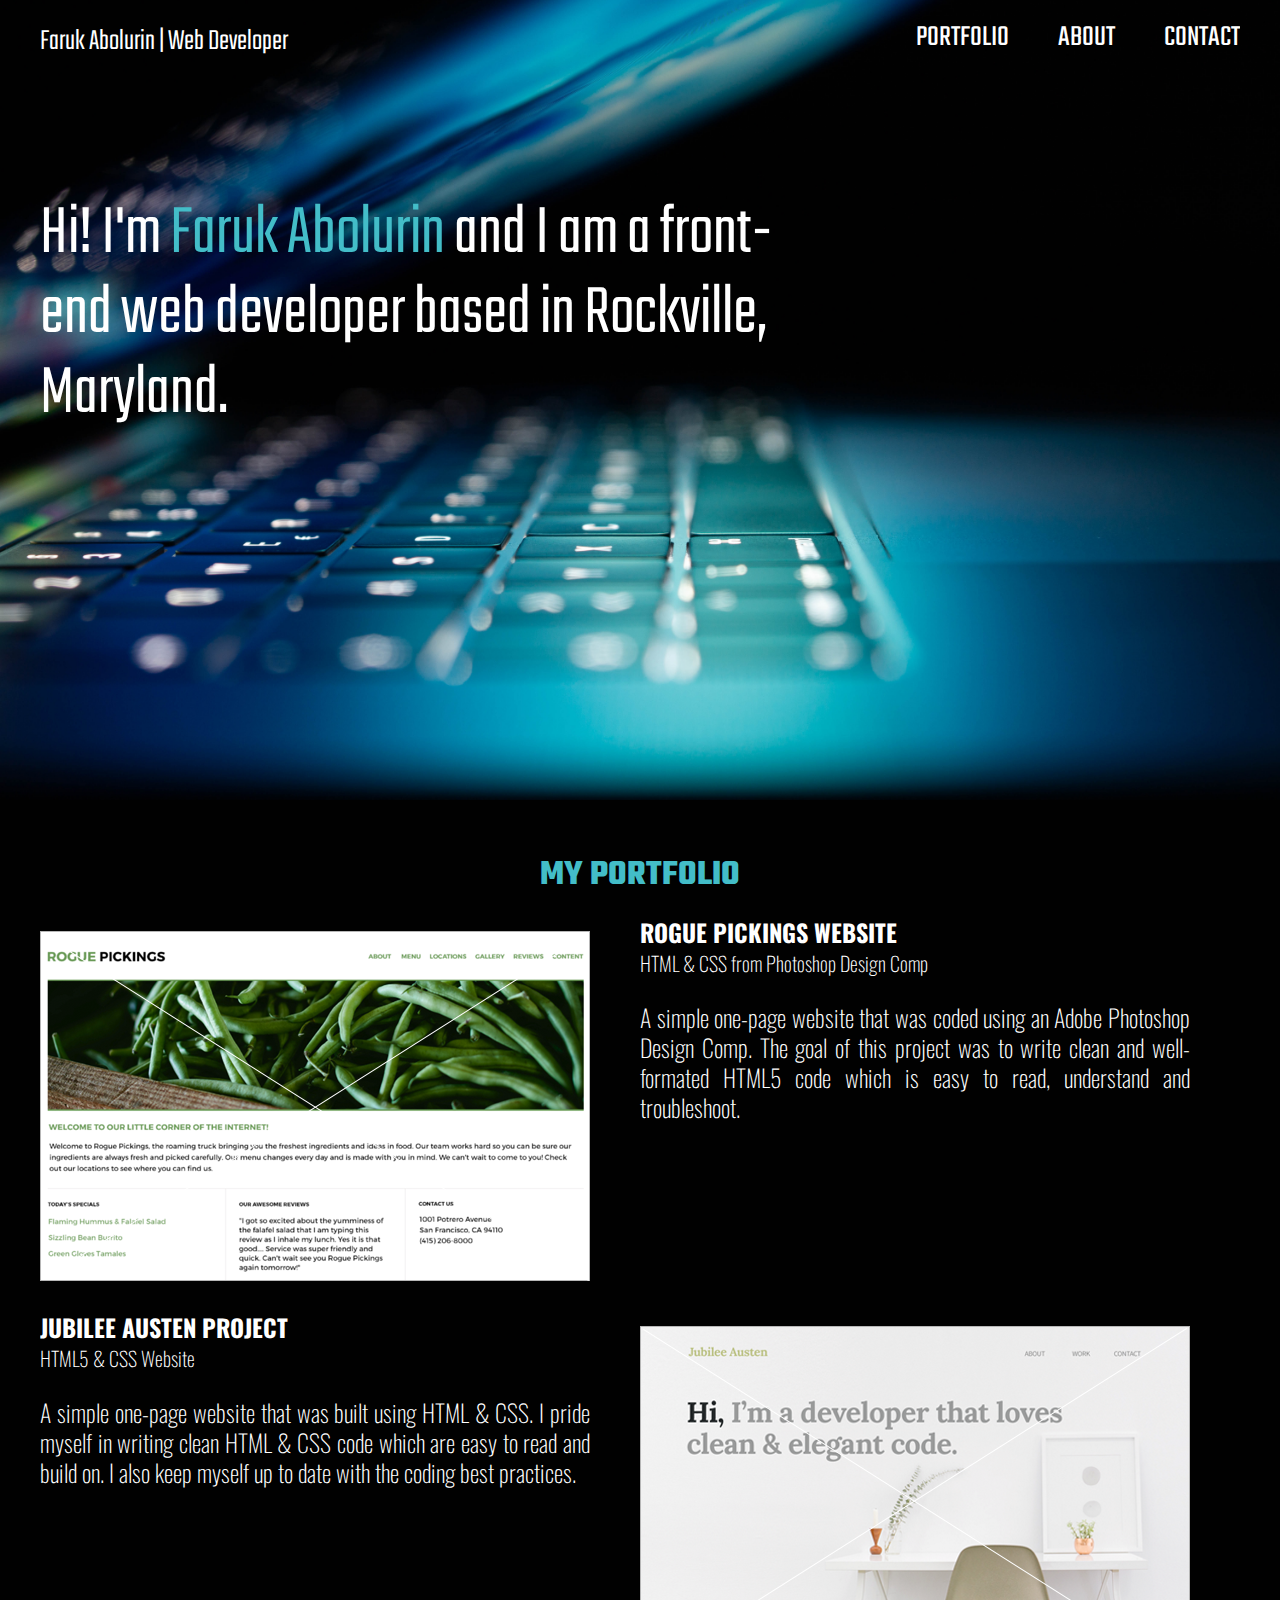
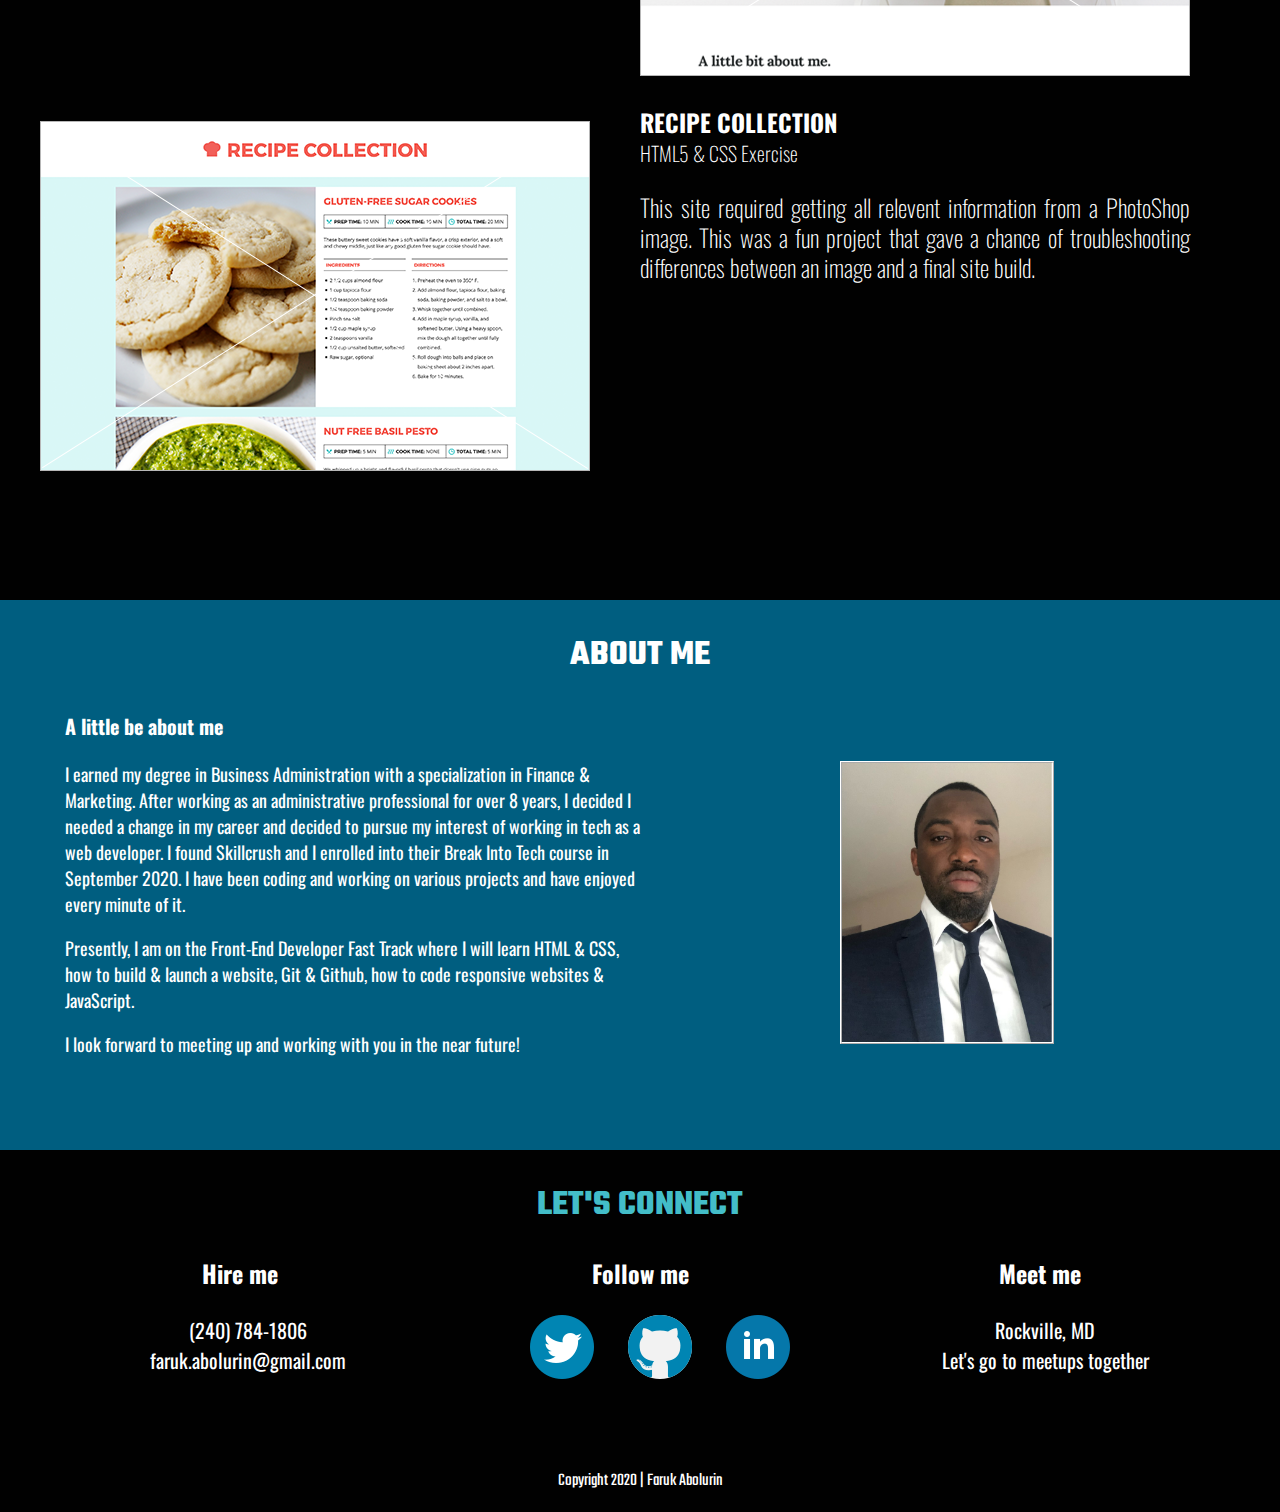
<file: index.html>
<!doctype html>
<html lang="en">
    <head>
        <title>Faruk Abolurin | Portfolio</title>
        <link rel="stylesheet" href="css/normalize.css">
        <link rel="stylesheet" href="css/main.css">
        <link href="https://fonts.googleapis.com/css2?family=Teko&display=swap" rel="stylesheet">
        <link href="https://fonts.googleapis.com/css2?family=Oswald:wght@400;700&display=swap" rel="stylesheet">
    </head>
    <body>
        <header>      
         <div class="full-width">
             <div class="half-width">
                 <h1>Faruk Abolurin | Web Developer</h1>
                 <h2>Hi! I'm <span>Faruk Abolurin</span> and I am a front-end web developer based in Rockville, Maryland.</h2>
             </div>
             <div class="half-width">
                <nav>
                    <ul>
                        <li><a href="#portfolio">Portfolio</a></li>
                        <li><a href="#about">About</a></li>
                        <li><a href="#contact">Contact</a></li>
                    </ul>
                </nav>
            </div>
         </div>   
        </header>
        <main>
        <section id="portfolio">
            <div class="project-one">
                <div class="full-width">
                    <h2>My Portfolio</h2>
                    <div class="half-width">
                        <a href="rogue-pickings.html"><img src="img/rogue-pickings-thumbnail.png" alt="Rogue Pickings" /></a>
                    </div>
                    <div class="half-width"></div>
                        <h3>Rogue Pickings Website</h3>
                        <h4>HTML & CSS from Photoshop Design Comp</h4>
                        <p>A simple one-page website that was coded using an Adobe Photoshop Design Comp. The goal of this project was to write clean and well-formated HTML5 code which is easy to read, understand and troubleshoot.</p>
                    </div>
                </div>
                <div class="project-two">
                    <div class="full-width">
                        <div class="half-width">
                            <h3>Jubilee Austen Project</h3>
                            <h4>HTML5 & CSS Website</h4>
                            <p>A simple one-page website that was built using HTML & CSS. I pride myself in writing clean HTML & CSS code which are easy to read and build on. I also keep myself up to date with the coding best practices.</p>
                        </div>
                        <div class="half-width">
                            <a href="jubilee.html"><img src="img/jubilee-thumbnail.png" alt="Jubilee Austen" /> </a>
                        </div>
                    </div>
               </div>
                    <div class="project-three">
                        <div class="full-width">
                            <div class="half-width">
                                <a href="recipe-card.html"><img src="img/recipe-thumbnail.png" alt="Recipe Card" /> </a>
                            </div>
                            <div class="half-width">
                                <h3>Recipe Collection</h3>
                                <h4>HTML5 & CSS Exercise</h4>
                                <p>This site required getting all relevent information from a PhotoShop image. This was a fun project that gave a chance of troubleshooting differences between an image and a final site build.</p>
                            </div>
                        </div>
                    </div>
        </section>
        <section id="about">
            <div class="full-width">
                <h2>About me</h2>
                <div class="half-width">
                    <h3>A little be about me</h3>
                    <p>I earned my degree in Business Administration with a specialization in Finance & Marketing. After working as an administrative professional for over 8 years, I decided I needed a change in my career and decided to pursue my interest of working in tech as a web developer. I found Skillcrush and I enrolled into their Break Into Tech course in September 2020. I have been coding and working on various projects and have enjoyed every minute of it.</p>
                    <p>Presently, I am on the Front-End Developer Fast Track where I will learn HTML & CSS, how to build & launch a website, Git & Github, how to code responsive websites & JavaScript.</p>
                    <p>I look forward to meeting up and working with you in the near future!</p>
                </div>
                <div class="half-width">      
                    <img src="img/faruk.png" id="faruk-image" alt="faruk">
                </div>
            </div>
        </section>
        <section id="contact">
            <div class="full-width">
                <h2>Let's connect</h2>
                <div class="hire">
                    <h3>Hire me</h3>
                    <ul>
                        <li>(240) 784-1806</li>
                        <li><a href="mailto:faruk.abolurin@gmail.com" style="text-decoration: none">faruk.abolurin@gmail.com</a></li>
                    </ul>
                </div>
                <div class="follow">
                    <h3>Follow me</h3>
                    <ul>
                        <li><a href="https://twitter.com/solaabs"><img src="img/twitter-main.png" alt="twitter"></a></li>
                        <li><a href="https://github.com/faruk-abolurin"><img src="img/github-main.png" alt="github"></a></li>
                        <li><a href="https://www.linkedin.com/in/faruk-abolurin/"><img src="img/linkedin-main.png" alt="linkedin"></a></li>
                    </ul>
                </div>
                <div class="meet">
                    <h3>Meet me</h3>
                    <ul>
                        <li>Rockville, MD</li>
                        <li>Let's go to meetups together</li>
                    </ul>
                </div>
            </div>
        </section>
        <footer id="copyright">
            <div class="full-width">
                <p>Copyright 2020 | Faruk Abolurin</p>
            </div>
        </footer>
        </main>
    </body>
</html>
</file>
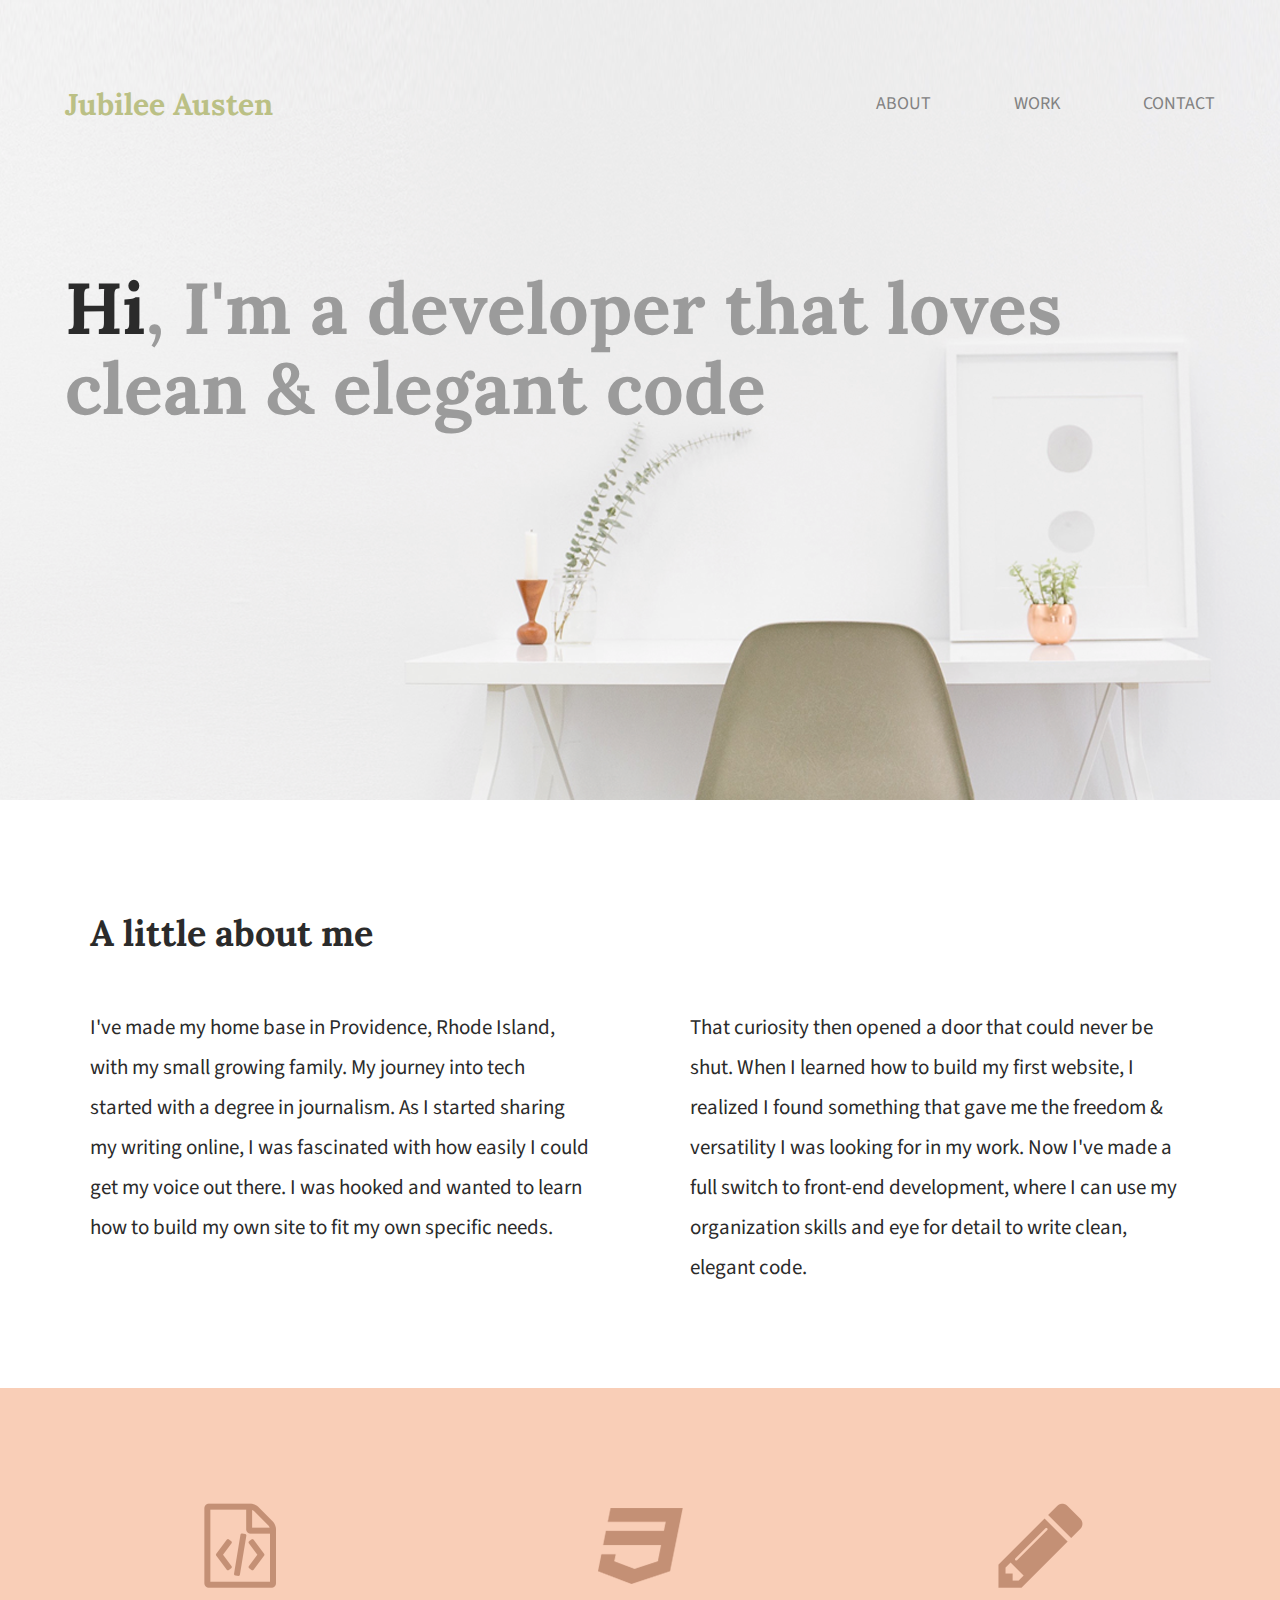
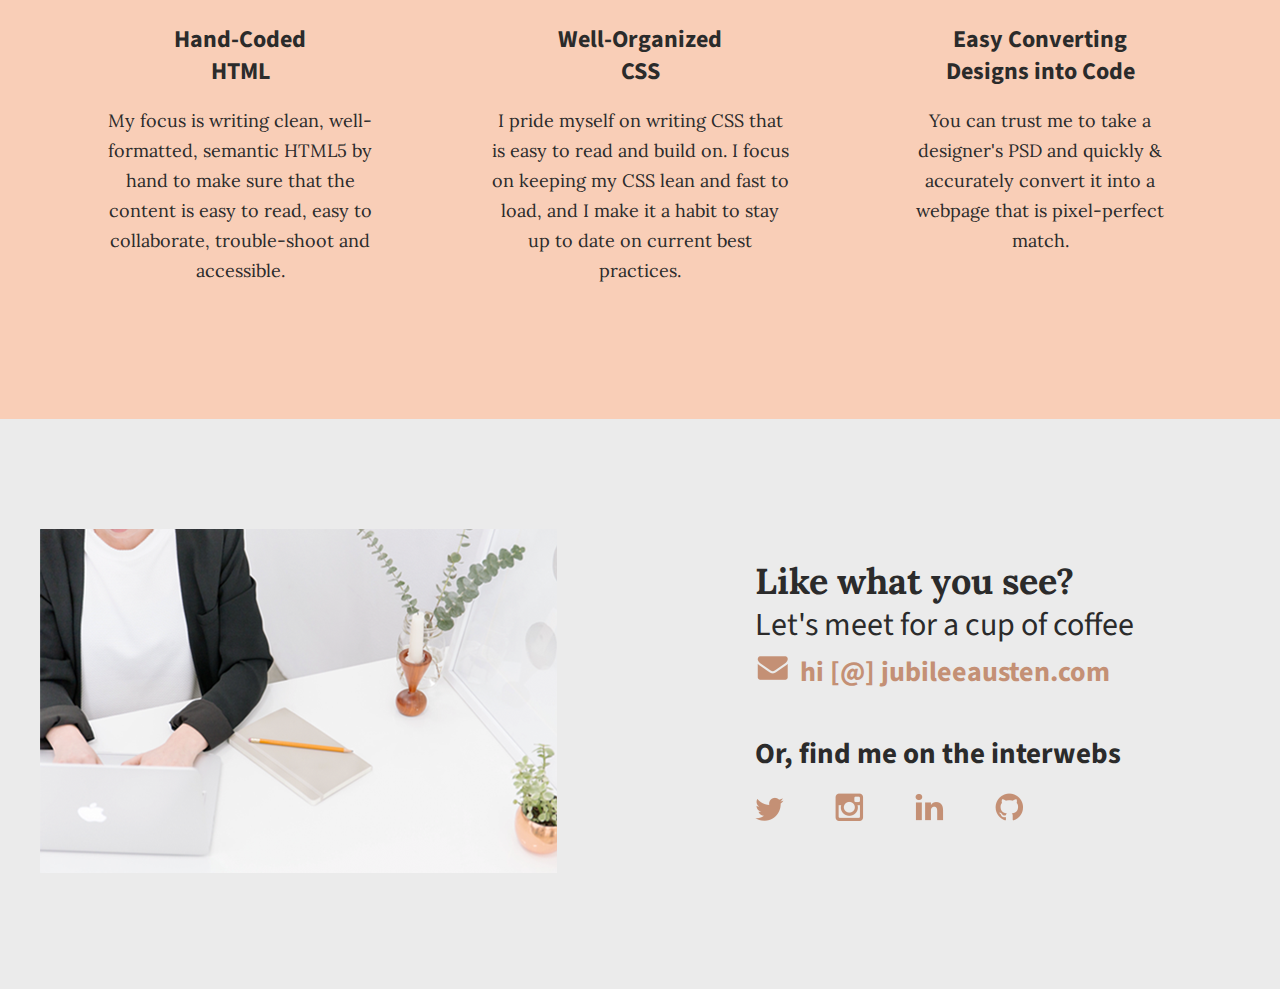
<file: jubilee.html>
<!doctype html>
<html lang="en">
    <head>
        <title>Jubilee Austen | Portfolio</title>
        <link rel="stylesheet" href="css/normalize.css">
        <link rel="stylesheet" href="css/jubilee.css">
        <link href='https://fonts.googleapis.com/css?family=Lora:400,700' rel='stylesheet' type='text/css'>
        <link href='https://fonts.googleapis.com/css?family=Source+Sans+Pro:400,700' rel='stylesheet' type='text/css'>
        <link href="https://fonts.googleapis.com/css2?family=Shadows+Into+Light&display=swap" rel="stylesheet" type='text/css'> 
    </head>
    <body>
        <header>
            <div class="full-width">
                <div class="half-width">
                    <h1>Jubilee Austen</h1>
                    <h2><span>Hi</span>, I'm a developer that loves clean & elegant code</h2>
                </div>
                <div class="half-width">
                    <nav>
                        <ul>
                            <li><a href="#about">About</a></li>
                            <li><a href="#work">Work</a></li>
                            <li><a href="#contact">Contact</a></li>
                        </ul>
                    </nav>
                </div>
            </div>
        </header>
        <main>
            <section id="about">
                <div class="full-width">
                    <h2>A little about me</h2>
                    <div class="half-width">
                        <p>I've made my home base in Providence, Rhode Island, with my small growing family. My journey into tech started with a degree in journalism. As I started sharing my writing online, I was fascinated with how easily I could get my voice out there. I was hooked and wanted to learn how to build my own site to fit my own specific needs.</p>
                    </div>
                    <div class="half-width">
                        <p>That curiosity then opened a door that could never be shut. When I learned how to build my first website, I realized I found something that gave me the freedom & versatility I was looking for in my work. Now I've made a full switch to front-end development, where I can use my organization skills and eye for detail to write clean, elegant code.</p>
                    </div>
                </div>
            </section>
            <section id="work">
                <div class="full-width">
                    <div class="third-width">
                        <img src="img/html-icon.png" alt="HTML Icon" />
                        <h3>Hand-Coded HTML</h3>
                        <p>My focus is writing clean, well-formatted, semantic HTML5 by hand to make sure that the content is easy to read, easy to collaborate, trouble-shoot and accessible.</p>
                    </div>
                    <div class="third-width">
                        <img src="img/icon-css.png" alt="CSS Icon" />
                        <h3>Well-Organized CSS</h3>
                        <p>I pride myself on writing CSS that is easy to read and build on. I focus on keeping my CSS lean and fast to load, and I make it a habit to stay up to date on current best practices.</p>
                    </div>
                    <div class="third-width">
                        <img src="img/pencil-icon.png" alt="pencil icon" />
                        <h3>Easy Converting Designs into Code</h3>
                        <p>You can trust me to take a designer's PSD and quickly & accurately convert it into a webpage that is pixel-perfect match.</p>
                    </div>
                 </div>
            </section>
            <footer id="contact">
                <div class="full-width">
                    <div class="half-width">
                        <img src="img/contact-image.png" id="contact-img" alt="my contact image" />
                    </div>
                    <div class="half-width">
                        <h2>Like what you see?</h2>
                        <h3 id="email-header">Let's meet for a cup of coffee</h3>
                        <a href="mailto:hi@jubileeausten.com"><img src="img/envelope.png" id="envelope" alt="Envelope Icon" />hi [@] jubileeausten.com</a>
                        <h3 id="socialmedia-header">Or, find me on the interwebs</h3>
                        <ul>
                            <li><a href=""><img src="img/twitter.png" alt="twitter-con" /></a></li>
                            <li><a href=""><img src="img/instagram.png" alt="instagram-icon" /></a></li>
                            <li><a href=""><img src="img/linkedin.png" alt="linkedin-icon" /></a></li>
                            <li><a href=""><img src="img/github.png" alt="github-icon" /></a></li>
                        </ul>
                    </div>
                </div>
            </footer>
        </main>
    </body>
</html>
</file>
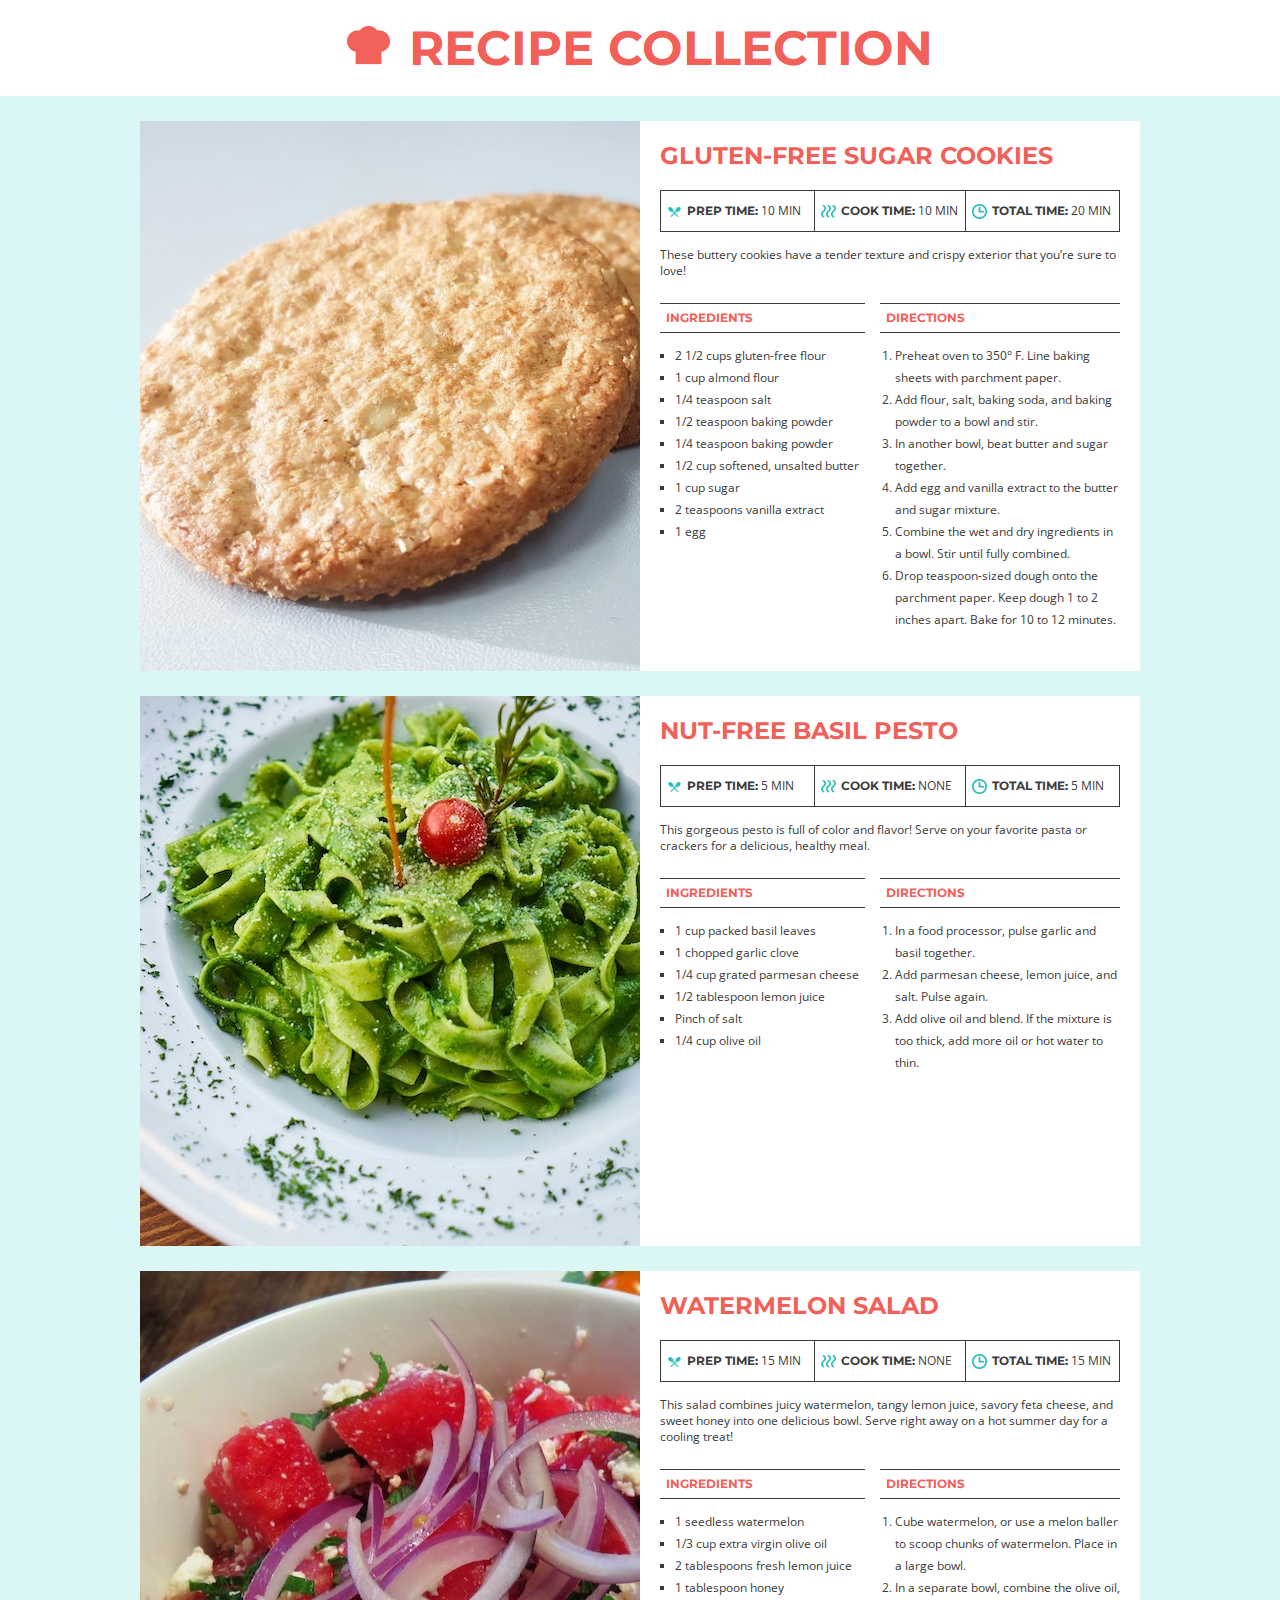
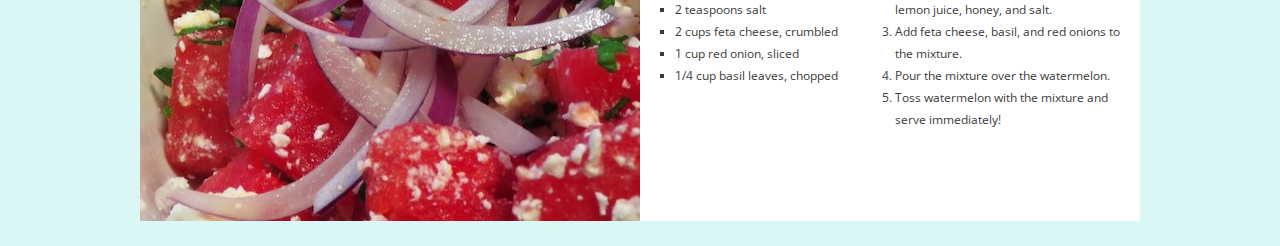
<file: recipe-card.html>
<!doctype html>
<html lang="en">

    <head>
        <meta charset="utf-8">
        <title>Recipe Cards Project</title>
        <link rel="stylesheet" href="css/normalize.css">
        <link rel="stylesheet" href="css/recipe.css">
        <link href="https://fonts.googleapis.com/css?family=Montserrat:700%7COpen+Sans&display=swap" rel="stylesheet">
    </head>

    <body>
        <header>
            <img src="img/chef-hat.png" alt="chef hat">
            <h1>Recipe Collection</h1>
        </header>
        <main>
            <article id="cookies" class="card">
                <div class="image"></div>
                <div class="recipe">
                    <h2>Gluten-Free Sugar Cookies</h2>
                    <div class="time">
                        <div class="prep">
                            <img src="img/spoons.png" alt="prep time"><p class="time-details"><strong>Prep Time:</strong> 10 Min</p>
                        </div>
                        <div class="cook">
                            <img src="img/steam.png" alt="cook time"><p class="time-details"><strong>Cook Time:</strong> 10 Min</p>
                        </div>
                        <div class="total">
                            <img src="img/clock.png" alt="total time"><p class="time-details"><strong>Total Time:</strong> 20 Min</p>
                        </div>
                    </div>
                    <p class="description">These buttery cookies have a tender texture and crispy exterior that you’re
                        sure to love!</p>
                    <div class="columns">
                        <section class="ingredients">
                            <h3>Ingredients</h3>
                            <ul>
                                <li>2 1/2 cups gluten-free flour</li>
                                <li>1 cup almond flour</li>
                                <li>1/4 teaspoon salt</li>
                                <li>1/2 teaspoon baking powder</li>
                                <li>1/4 teaspoon baking powder</li>
                                <li>1/2 cup softened, unsalted butter</li>
                                <li>1 cup sugar</li>
                                <li>2 teaspoons vanilla extract</li>
                                <li>1 egg</li>
                            </ul>
                        </section>
                        <section class="directions">
                            <h3>Directions</h3>
                            <ol>
                                <li>Preheat oven to 350&deg; F. Line baking sheets with parchment paper.</li>
                                <li>Add flour, salt, baking soda, and baking powder to a bowl and stir.</li>
                                <li>In another bowl, beat butter and sugar together.</li>
                                <li>Add egg and vanilla extract to the butter and sugar mixture.</li>
                                <li>Combine the wet and dry ingredients in a bowl. Stir until fully combined.</li>
                                <li>Drop teaspoon-sized dough onto the parchment paper. Keep dough 1 to 2 inches apart.
                                    Bake for 10 to 12 minutes.</li>
                            </ol>
                        </section>
                    </div>
                </div>
            </article>
            <article id="pesto" class="card">
                <div class="image"></div>
                <div class="recipe">
                    <h2>Nut-Free Basil Pesto</h2>
                    <div class="time">
                        <div class="prep">
                            <img src="img/spoons.png" alt="prep time"><p class="time-details"><strong>Prep Time:</strong> 5 Min</p>
                        </div>
                        <div class="cook">
                            <img src="img/steam.png" alt="cook time"><p class="time-details"><strong>Cook Time:</strong> None</p>
                        </div>
                        <div class="total">
                            <img src="img/clock.png" alt="total time"><p class="time-details"><strong>Total Time:</strong> 5 Min</p>
                        </div>
                    </div>
                    <p class="description">This gorgeous pesto is full of color and flavor! Serve on your favorite pasta
                        or crackers for a delicious, healthy meal.</p>
                    <div class="columns">
                        <section class="ingredients">
                            <h3>Ingredients</h3>
                            <ul>
                                <li>1 cup packed basil leaves</li>
                                <li>1 chopped garlic clove</li>
                                <li>1/4 cup grated parmesan cheese</li>
                                <li>1/2 tablespoon lemon juice</li>
                                <li>Pinch of salt</li>
                                <li>1/4 cup olive oil</li>
                            </ul>
                        </section>
                        <section class="directions">
                            <h3>Directions</h3>
                            <ol>
                                <li>In a food processor, pulse garlic and basil together.</li>
                                <li>Add parmesan cheese, lemon juice, and salt. Pulse again.</li>
                                <li>Add olive oil and blend. If the mixture is too thick, add more oil or hot water to
                                    thin.</li>
                            </ol>
                        </section>
                    </div>
                </div>
            </article>
            <article id="salad" class="card">
                <div class="image"></div>
                <div class="recipe">
                    <h2>Watermelon Salad</h2>
                    <div class="time">
                        <div class="prep">
                            <img src="img/spoons.png" alt="prep time"><p class="time-details"><strong>Prep Time:</strong> 15 Min</p>
                        </div>
                        <div class="cook">
                            <img src="img/steam.png" alt="cook time"><p class="time-details"><strong>Cook Time:</strong> None</p>
                        </div>
                        <div class="total">
                            <img src="img/clock.png" alt="total time"><p class="time-details"><strong>Total Time:</strong> 15 Min</p>
                        </div>
                    </div>
                    <p class="description">This salad combines juicy watermelon, tangy lemon juice, savory feta cheese,
                        and sweet honey into one delicious bowl. Serve right away on a hot summer day for a cooling
                        treat!</p>
                    <div class="columns">
                        <section class="ingredients">
                            <h3>Ingredients</h3>
                            <ul>
                                <li>1 seedless watermelon</li>
                                <li>1/3 cup extra virgin olive oil</li>
                                <li>2 tablespoons fresh lemon juice</li>
                                <li>1 tablespoon honey</li>
                                <li>2 teaspoons salt</li>
                                <li>2 cups feta cheese, crumbled</li>
                                <li>1 cup red onion, sliced</li>
                                <li>1/4 cup basil leaves, chopped</li>
                            </ul>
                        </section>
                        <section class="directions">
                            <h3>Directions</h3>
                            <ol>
                                <li>Cube watermelon, or use a melon baller to scoop chunks of watermelon. Place in a
                                    large bowl.</li>
                                <li>In a separate bowl, combine the olive oil, lemon juice, honey, and salt.</li>
                                <li>Add feta cheese, basil, and red onions to the mixture.</li>
                                <li>Pour the mixture over the watermelon.</li>
                                <li>Toss watermelon with the mixture and serve immediately!</li>
                            </ol>
                        </section>
                    </div>
                </div>
            </article>
        </main>
    </body>

</html>
</file>
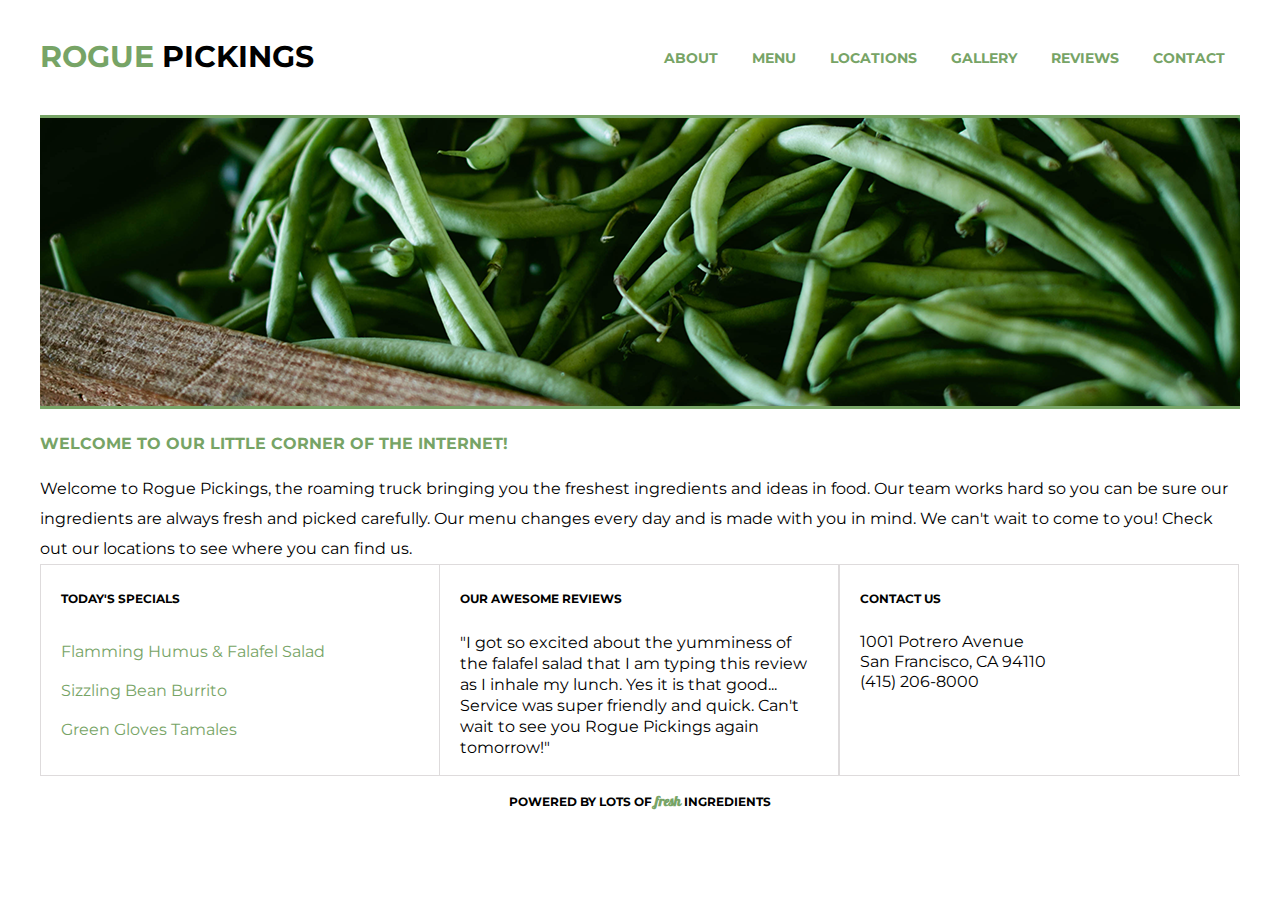
<file: rogue-pickings.html>
<!doctype html>
<html lang="en">
        <head>
            <meta charset="utf-8">
            <title>Rogue Pickings | Final Project</title>
            <link rel="stylesheet" href="css/normalize.css">
            <link rel="stylesheet" href="css/rogue.css">
            <link href="https://fonts.googleapis.com/css2?family=Montserrat:wght@400;700&display=swap" rel="stylesheet">
            <link href="https://fonts.googleapis.com/css2?family=Galada&display=swap" rel="stylesheet">
        </head>
    <body>
        <div class="container">
            <header>
                <h1><span>Rogue</span> Pickings</h1>
                    <nav>
                        <ul>
                            <li><a href="#about">About</a></li>
                            <li><a href="#menu">Menu</a></li>
                            <li><a href="#locations">Locations</a></li>
                            <li><a href="#gallery">Gallery</a></li>
                            <li><a href="#reviews">Reviews</a></li>
                            <li><a href="#contact">Contact</a></li>
                        </ul>
                    </nav>
            </header>
                      
                <section class="top-section">
                    <div class="hero-image"><img src="img/hero-rogue.png" alt="hero image" /></div>
                    <div class="welcome">
                        <h3>Welcome to our little corner of the internet!</h3>
                        <p>Welcome to Rogue Pickings, the roaming truck bringing you the freshest ingredients and ideas in food. Our team works hard so you can be sure our ingredients are always fresh and picked carefully. Our menu changes every day and is made with you in mind. We can't wait to come to you! Check out our locations to see where you can find us.</p>
                    </div>
                </section>      
 
                <section class="bottom-section">
                    <div class="section-one">
                    <h4>Today's Specials</h4>
                    <ul class="menu">
                        <li>Flamming Humus &amp; Falafel Salad</li>
                        <li>Sizzling Bean Burrito</li>
                        <li>Green Gloves Tamales</li>
                    </ul>
                    </div>
                    <div class="section-two">
                    <h4>Our Awesome Reviews</h4>
                        <p class="reviews">"I got so excited about the yumminess of the falafel salad that I am typing this review as I inhale my lunch. Yes it is that good...
                    Service was super friendly and quick. Can't wait to see you Rogue Pickings again tomorrow!"</p>
                    </div>
                    <div class="section-three">
                    <h4>Contact Us</h4>
                        <p class="address">1001 Potrero Avenue<br>San Francisco, CA 94110<br>(415) 206-8000</p>
                    </div>
                </section>
                <footer>
                    <h4>Powered by lots of <span>fresh</span> ingredients</h4>
                 </footer>
        </div>
    </body>
</html>
</file>
<file: css/main.css>
/**** BASE STYLES ****/
body{
    font-family: 'Oswald', sans-serif;
    color: #ffffff;
    background: #010101;
}

/**** GRID ****/
.full-width{
    width: 1200px;
    margin: 0 auto;
    overflow: auto;
    border-width: 1px;
    border-color: #b7b7b7;
}

.half-width{
    width: 600px;
    float: left;
}

.hire{
    width: 400px;
    float: left;
    margin: 0 auto;
}

.follow{
    width: 400px;
    float: left;
    margin: 0 auto;
}

.meet{
    width: 400px;
    float: right;
    margin: 0 auto;
}

/**** HEADER ****/
header {
    height: 800px;
    background: url('../img/background-laptop.jpg');
    background-size: cover;
    background-position: center;
}

header h1{
    font-family: 'Teko', sans-serif;
    font-weight: lighter;
    font-size: 30px;
}

nav {
    float: right; 
}

nav ul li {
    display: inline-block;
}

nav ul li a {
    text-transform: uppercase;
    text-decoration: none;
    font-size: 30px;
    color: #ffffff;
    padding-left: 45px; 
    font-family: 'Teko', sans-serif;
}

header h2 {
    width: 750px;
    clear: both;
    font-family: 'Teko', sans-serif;
    font-size: 72px;
    line-height: 80px;
    color: #ffffff;
    font-weight: lighter;
    padding: 72px 0;
}

header h2 span {
    color: #43bdc8;
}

/**** PORTFOLIO ****/

#portfolio .full-width{
    padding: 20px 0;
}

#portfolio h2{
    text-align: center;
    text-transform: uppercase;
    font-family: 'Teko', sans-serif;
    font-size: 36px;
    font-weight: bolder;
    margin-bottom: 30px;;
    color: #43bdc8;
}

#portfolio{
    height: 1400px;
}

#portfolio img{
    width: 550px;
    border-width: 1px;
    color: #b7b7b7;
}


#portfolio h3{
    text-transform: uppercase;
    font-size: 24px;
    line-height: 2px;
    margin: 0 auto;
    font-weight: bolder;
    margin-bottom: 0px;
}

#portfolio h4{
    font-size: 20px;
    margin-top: 15px;
    font-weight: lighter;
    margin-bottom: 0px;
}
#portfolio p{
    font-size: 24px;
    font-weight: lighter;
    line-height: 30px;
    text-align: justify;
    padding-right: 50px;
}

.project-one .project-two{
    margin-bottom: 20px;
}

/****ABOUT****/
#about{
    background: #005e80;
    height: 550px;
    color: #ffffff;
    font-size: 18px;
}

#about h2{
    text-align: center;
    font-family: 'Teko', sans-serif;
    font-size: 36px;
    text-transform: uppercase;
}

#about h3{
    font-size: 20px;
    color: #ffffff;
    padding-left: 25px;
    margin-top: 0px;
    margin-right: 0px;
    padding-right: 0px;
    text-align: left;
}

#about p {
    font-size: 18px;
    color: #ffffff;
    padding-left: 25px;
    margin-top: 0px;
    margin-right: 0px;
    padding-right: 0px;
    text-align: left;
}


#faruk-image{
    width: 35%;
    height: auto;
    border: 2px;
    border-style: ridge;
    border-color: #ffffff;
    margin-left: 200px;
    margin-top: 50px;
}

/**** CONTACT ****/
#contact{
    height: 300px;
    margin: 0 auto;
    text-align: center;
}

#contact h2{
    text-align: center;
    text-transform: uppercase;
    font-family: 'Teko', sans-serif;
    font-size: 36px;
    font-weight: bolder;
    margin-bottom: 0px;
    color: #43bdc8;
}

#contact .hire h3{
    font-size: 24px;
}

#contact .hire ul {
    padding-right: 10px;
    margin-right: 1px;
    padding-left: 25px;
    margin-left: 1px;
}

#contact .hire ul li {
    list-style: none;
    text-transform: lowercase;
    padding: 10px 0;
    line-height: 10px;
    font-size: 20px;
}

#contact .hire ul li a{
    color: #ffffff;
    padding: 2px;
}

#contact .follow h3{
    font-size: 24px;
}

#contact .follow ul li{
    display: inline;
    list-style: none;
    padding: 25px 15px;
}

#contact .meet h3{
    font-size: 24px;
}

#contact .meet ul{
    padding-right: 10px;
    margin-right: 1px;
    padding-left: 20px;
    margin-left: 1px;
}

#contact .meet ul li{
    list-style: none;
    padding: 10px 0;
    line-height: 10px;
    font-size: 20px;
}

footer {
    text-align: center;
    font-size: 18px;
    font-family: 'Teko', sans-serif;
    margin: 0 auto;
}
</file>
<file: css/jubilee.css>
/***** BASE STYLES *****/
body {
    font-family: 'Source Sans Pro', sans-serif;
    color: #2b2b2b;
}

/***** GRID *****/
.full-width{
    width: 1200px;
    margin: 0 auto;
    overflow: auto;
}

.half-width{
    width: 600px;
    float: left;
}

.third-width{
    width: 400px;
    float: left;
}

/***** HEADER *****/
header {
    height: 800px;
    background: url('../img/hero.png');
    background-size: cover;
    background-position: center;
}

header h1 { 
    font-family: 'Lora', serif;
    font-size: 30px;
    color: #bbc085;
    padding: 65px 0 65px 25px;
}

nav {
    float: right; 
    padding: 75px 25px;
}

nav ul li {
    display: inline-block;
}

nav ul li a {
    text-transform: uppercase;
    text-decoration: none;
    font-size: 18px;
    color: #828282;
    padding-left: 80px; 
}

header h2 {
    width: 1000px;
    clear: both;
    font-family: 'Lora', serif;
    font-size: 72px;
    line-height: 80px;
    color: #9b9b9b;
    padding: 20px 0 20px 25px;
}

header h2 span {
    color: #2b2b2b;
}
/***** ABOUT *****/

#about .full-width{
    padding: 80px 0;

}
#about h2{
    font-family: 'Lora', serif;
    font-size: 36px;
    padding-left: 50px;
}

#about p{
    font-size: 21px;
    color: 7f7f7f;
    line-height: 40px;
    padding-left: 50px;
    padding-right: 50px;
}

/***** WORK *****/
#work {
    background-color: #f9ceb7;
    text-align: center;
}

#work .full-width{
    padding: 115px 0;
}

#work img{
    padding-bottom: 30px;
}

#work h3 {
    font-size: 24px;
    line-height: 32px;
    width: 190px;
    margin: 0 auto;
}
 
#work p {
    font-family: 'Lora', sefif;
    font-size: 18px;
    line-height: 30px;
    padding: 0 50px;
}
/***** CONTACT *****/
#contact{
    background-color: #ebebeb;
}

#contact .full-width{
    padding: 110px 0;
}

#contact img #contact-img {
    margin-left: 25px;
    border: 12px solid #ffffff;
}

#contact h2, #contact #email-header, #contact #socialmedia-header, #contact ul {
    padding-left: 115px;
}

#contact #envelope {
    padding: 0 10px 0 115px;
}

#contact h2 {
    font-family: 'Lora', serif;
    font-size: 36px;
    line-height: 44px;
}

#contact #email-header{
    font-size: 32px;
    font-weight: 400;
    line-height: 44px;
    margin: -30px 0 5px 0;
}

#contact #socialmedia-header {
    font-weight: bold;
    font-size: 29px;
    line-height: 44px;
    margin: 40px 0 0 0;
}

#contact a {
    text-decoration: none;
    color: #c49075;
    font-weight: bold;
    font-size: 28px;
}

#contact ul {
    list-style: none;
}

#contact ul li {
     display: inline-block;
}

#contact ul img {
    padding-right: 48px;
}
</file>
<file: css/recipe.css>
body {
    font-family: 'Open Sans', sans-serif;
    background-color: #daf7f6;
    font-size: 12px;
    color: #3b3b3b;
    line-height: 16px;
}

/****HEADER****/
header {
    background-color: #ffffff;
    text-align: center;
}

h1 {
    font-family: 'Montserrat', sans-serif;
    display: inline-block;
    padding: 40px 0;
    margin: 0;
    color: #f16059;
    font-size: 48px;
    text-transform: uppercase;
    font-weight: bold;
}

header img {
    margin-right: 16px;
}

main {
    width: 1000px;
    margin: 0 auto;
}

/****RECIPE CARDS****/

.card {
    margin: 25px 0;
    overflow: auto;
}

.image {
    float: left;
    width: 500px;
    height: 550px;
}

.recipe {
    float: left;
    padding: 20px;
    height: 550px;
    width: 500px;
    background-color: #ffffff;
    box-sizing: border-box;
}

#cookies .image {
    background-image: url('../img/gluten-free-sugar-cookies.jpg');
    background-size: cover;
}

#pesto .image {
    background-image: url('../img/nut-free-pesto.jpg');
    background-size: cover;
}

#salad .image {
    background-image: url('../img/watermelon-salad.jpg');
    background-size: cover;
}

.recipe h2 {
    font-family: 'Montserrat', sans-serif;
    font-size: 24px;
    text-transform: uppercase;
    color: #f16059;
    font-weight: bold;
    margin-top: 0;
    line-height: 29px;
}

.recipe h3 {
    font-family: 'Montserrat', sans-serif;
    font-size: 12px;
    text-transform: uppercase;
    color: #f16059;
    font-weight: bold;
    padding: 6px;
    border-width: 1px 0;
    border-style: solid;
    border-color: #3B3B3B;
}

.time {
    overflow: auto;
    margin-bottom: 15px;
    border-color: #3b3b3b;
    border-width: 1px;
    border-style: solid;
}

.time div {
    width: 33.3333%;
    padding-left: 6px;
    float: left;
    text-transform: uppercase;
    box-sizing: border-box;
}


.time .cook {
	border-width: 0 1px;
	border-style: solid;
	border-color: #3B3B3B;
}

.time img {
	margin-right: 5px;
    vertical-align: middle;
    width: 15px;
	height: auto;
}

.time-details {
    display: inline-block;
}

.time strong {
	font-family: 'Montserrat', sans-serif;
}

.columns{
    overflow: auto;
}

.directions {
    float: left;
    width: 240px;
}

.ingredients {
    float: left;
    width: 205px;
    margin-right: 15px;
}

.ingredients ul {
	padding-left: 15px;
	line-height: 22px;
	list-style-type: square;
}

.directions ol {
	padding-left: 15px;
	line-height: 22px;
}
</file>
<file: css/rogue.css>
body {
    font-family: 'Montserrat', Helvetica, Arial, sans-serif;
}

.container {
	width: 1200px;
    margin: 0 auto;
}

h1, h2, h3, h4 {
    color: #000000;
    text-transform: uppercase;
    font-weight: 700;
}

h1 {
    font-size: 30px;
}

h2 {
    font-size: 18px;
}

h3 {
    font-size: 16px;
}

h4 {
    font-size: 12px;
}

p {
    font-size: 14px;
    padding: 0 20px;
    margin: 0 auto;
}

header {
    height: 115px;
    border-bottom: solid 3px #77a466;
    margin: 0 auto;
}

header h1 {
    float: left;
    margin: 0 auto;
    padding: 38px 0;
}

header h1 span {
    color: #77a466;
}

header nav {
    float: right;
    padding: 48px 0;
}

header nav ul {
    padding: 0;
    margin: 0;
}

header nav ul li {
    text-transform: uppercase;
    font-weight: 700;
    display: inline;
    font-size: 14px;
    padding: 0 15px;
}

header nav ul li a {
    text-decoration: none;
    color: #77a466;
}

.top-section, .bottom-section {
    clear: both;
    margin: 0 auto;
}

.hero-image {
    float: left;
    height: auto;
}

.hero-image img {
    border-bottom: solid 3px #77a466;
}

.welcome {
    height: auto;
    float: left;
}

.welcome h3 {
    color: #77a466;
    text-align: left;
    padding: 5px 0;
}

.welcome p {
    line-height: 20px;
    font-size: 16px;
    line-height: 30px;
    padding: 0;
}

.section-one {
    border-left: 1px solid #dedbdc;
}

.section-one, .section-two, .section-three {
    width: 398px;
    float: left;
    height: 210px;
    border-top: 1px solid #dedbdc;
}

.section-one h4 {
    padding: 10px 20px;
}

.section-two, .section-three {
    border-left: 1px solid #dedbdc;
    border-right: 1px solid #dedbdc;
}

.section-two h4, .section-three h4 {
    padding: 10px 20px;
}

.menu {
	list-style: none;
	padding: 0;
}

.menu li {
	padding: 10px 20px;
    color:#77a466;
}

.reviews {
	color: #000000;
	font-size: 16px;
	line-height: 21px;
}

.address {
	font-size: 16px;
	line-height: 20px;
}

footer {
	height: 50px;
	border-top: 1px solid #dedbdc;
	margin: 0 auto;
	clear: both;
	text-align: center;
}
footer span {
	font-family: 'Galada', cursive;
	text-transform: lowercase;
	color: #77a466;
	font-size: 14px;
}
</file>
